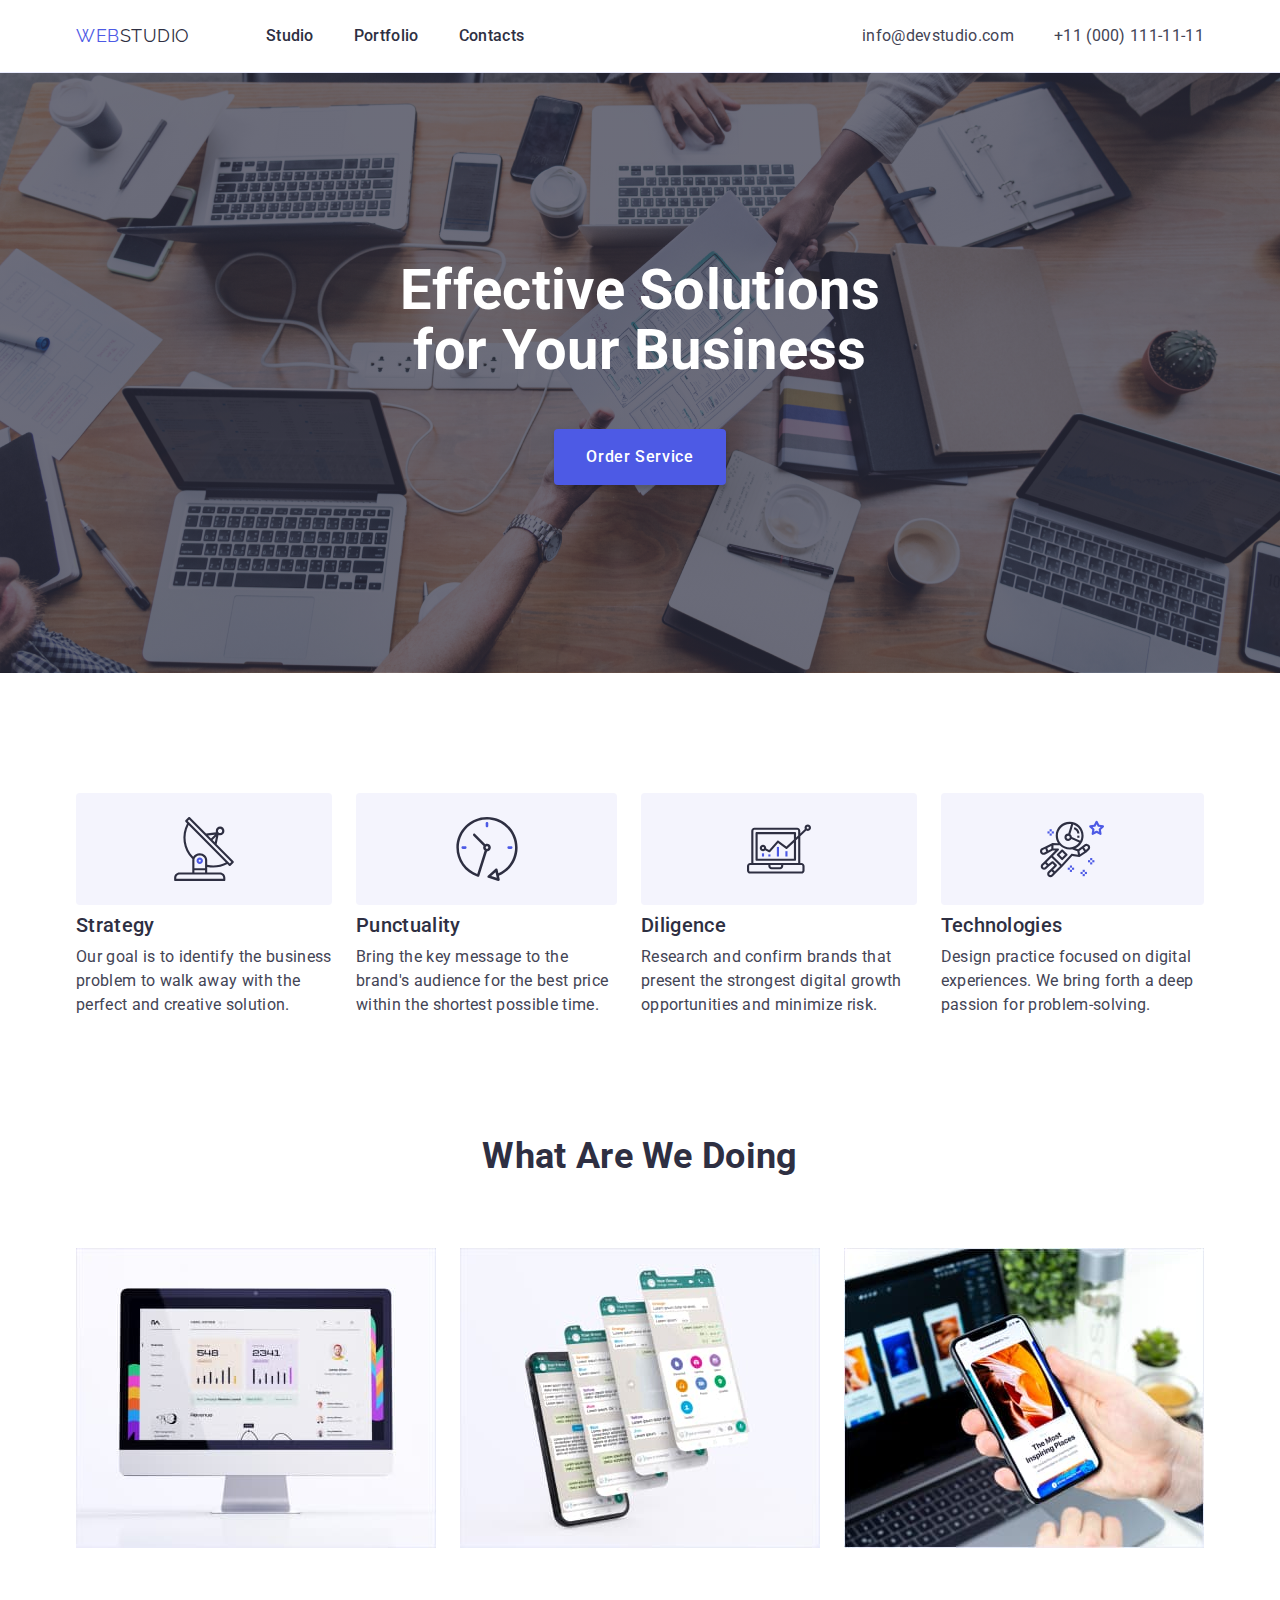
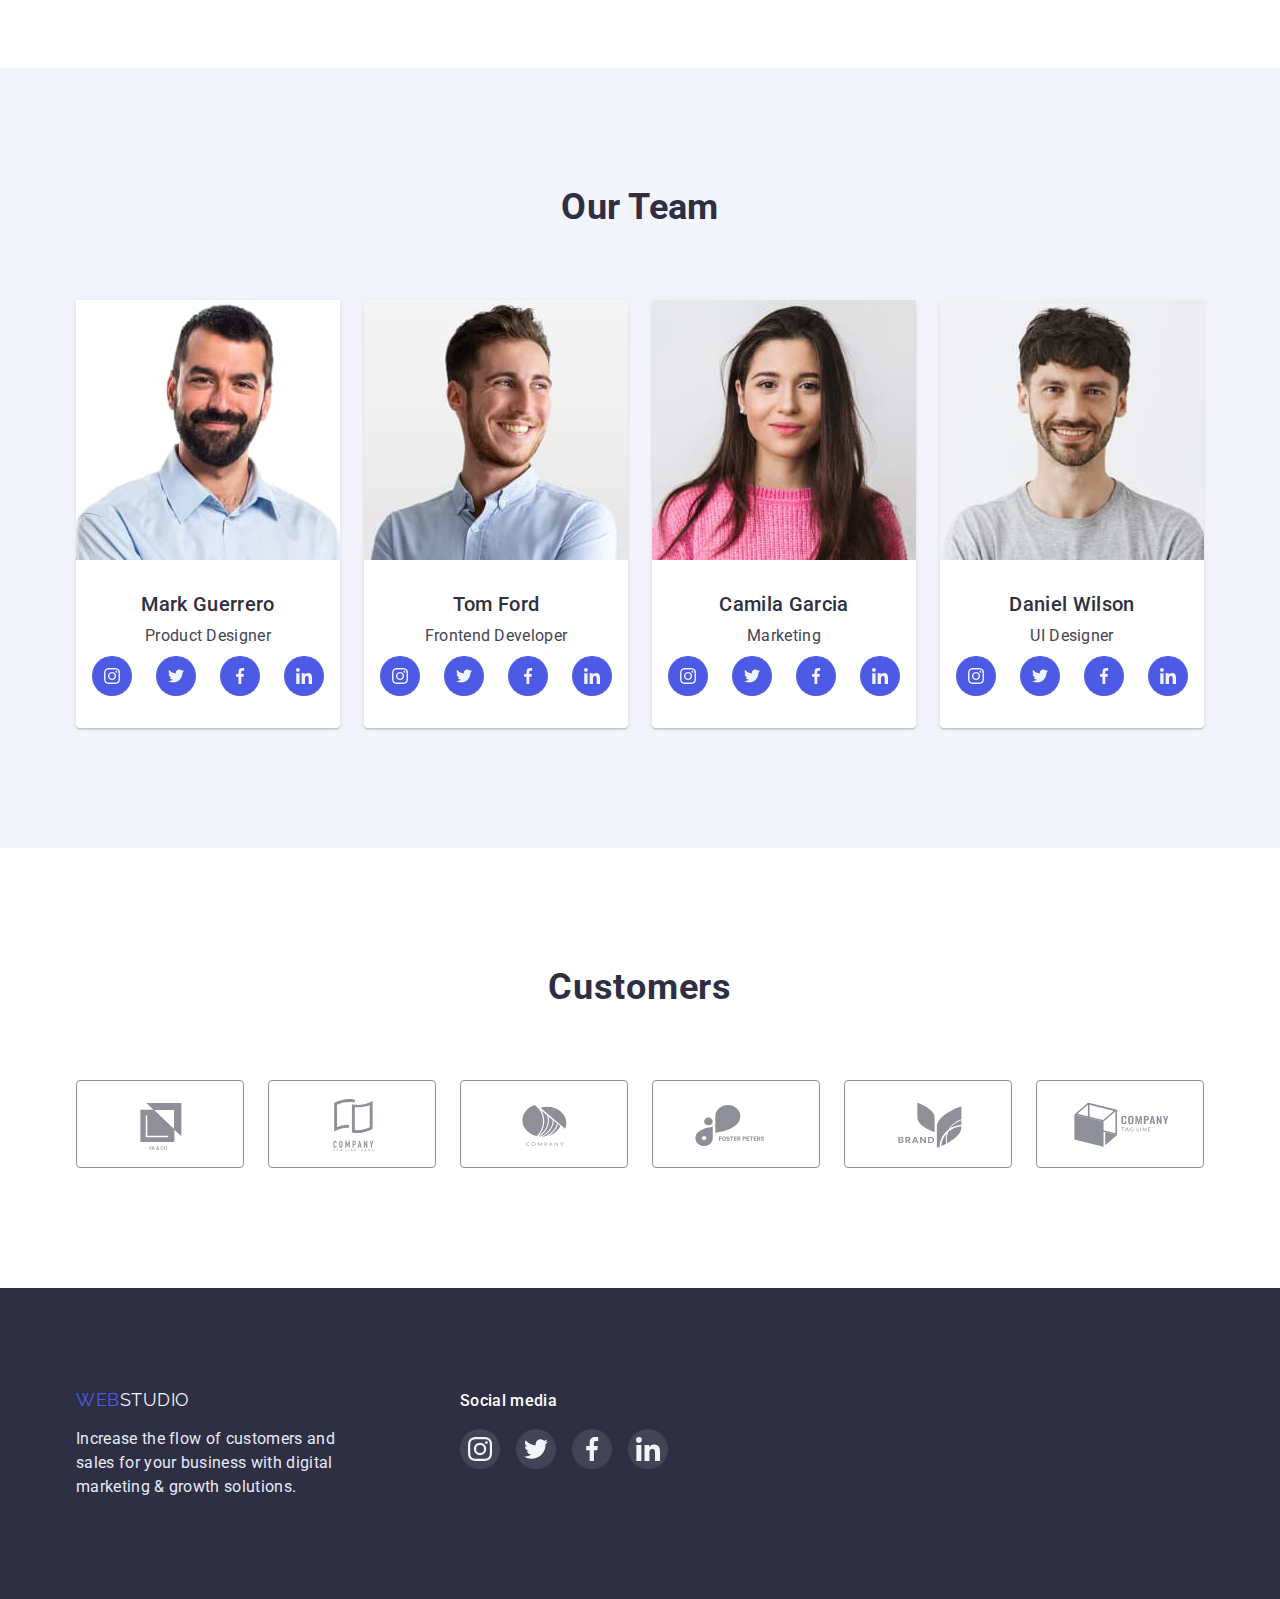
<file: index.html>
<!DOCTYPE html>
<html lang="en">
  <head>
    <meta charset="UTF-8" />
    <meta http-equiv="X-UA-Compatible" content="IE=edge" />
    <meta name="viewport" content="width=device-width, initial-scale=1.0" />
    <title>Document</title>
    <link rel="preconnect" href="https://fonts.googleapis.com" />
    <link rel="preconnect" href="https://fonts.gstatic.com" crossorigin />
    <link
      href="https://fonts.googleapis.com/css2?family=Raleway:wght@800&family=Roboto:wght@400;500;700;900&display=swap"
      rel="stylesheet"
    />
    <link
      rel="stylesheet"
      href="https://cdn.jsdelivr.net/npm/modern-normalize@1.1.0/modern-normalize.min.css"
    />
    <link rel="stylesheet" href="./css/styles.css" />
  </head>
  <body>
    <!-- Шапка сайту -->
    <header class="header">
      <div class="container header-box">
        <!-- Навігація -->
        <nav class="navigation">
          <a href="./index.html" class="logo"
            >Web<span class="logo-header">Studio</span></a
          >
          <ul class="menu list">
            <li class="menu-item">
              <a href="./index.html" class="menu-link">Studio</a>
            </li>
            <li class="menu-item">
              <a href="./portfolio.html" class="menu-link">Portfolio</a>
            </li>
            <li class="menu-item">
              <a href="#" class="menu-link">Contacts</a>
            </li>
          </ul>
        </nav>
        <!-- Контакти -->
        <address class="contacts-box">
          <ul class="contacts list">
            <li class="contacts-item">
              <a href="mailto:info@devstudio.com" class="contacts-link"
                >info@devstudio.com</a
              >
            </li>
            <li class="contacts-item">
              <a href="tel:+110001111111" class="contacts-link"
                >+11 (000) 111-11-11</a
              >
            </li>
          </ul>
        </address>
      </div>
    </header>
    <main>
      <!-- Hero -->
      <section class="hero">
        <div class="container">
          <h1 class="hero-title">Effective Solutions for Your Business</h1>
          <button type="button" class="button hero-btn">Order Service</button>
        </div>
      </section>
      <!-- Features -->
      <section class="section features">
        <div class="container">
          <h2 class="section-title visually-hidden">Our Features</h2>
          <ul class="features-list list">
            <li class="features-list-item icon-antenna">
              <h3 class="features-list-title">Strategy</h3>
              <p class="features-list-text">
                Our goal is to identify the business problem to walk away with
                the perfect and creative solution.
              </p>
            </li>
            <li class="features-list-item icon-clock">
              <h3 class="features-list-title">Punctuality</h3>
              <p class="features-list-text">
                Bring the key message to the brand's audience for the best price
                within the shortest possible time.
              </p>
            </li>
            <li class="features-list-item icon-diagram">
              <h3 class="features-list-title">Diligence</h3>
              <p class="features-list-text">
                Research and confirm brands that present the strongest digital
                growth opportunities and minimize risk.
              </p>
            </li>
            <li class="features-list-item icon-astronaut">
              <h3 class="features-list-title">Technologies</h3>
              <p class="features-list-text">
                Design practice focused on digital experiences. We bring forth a
                deep passion for problem-solving.
              </p>
            </li>
          </ul>
        </div>
      </section>
      <!-- Робота -->
      <section class="section work">
        <div class="container">
          <h2 class="section-title">What are we doing</h2>
          <ul class="work-list list">
            <li class="work-list-item">
              <img
                src="./images/monitor.jpg"
                alt="monitor"
                width="360"
                height="300"
              />
            </li>
            <li class="work-list-item">
              <img
                src="./images/telephone.jpg"
                alt="cellphone"
                width="360"
                height="300"
              />
            </li>
            <li class="work-list-item">
              <img
                src="./images/application.jpg"
                alt="laptop and cellphone"
                width="360"
                height="300"
              />
            </li>
          </ul>
        </div>
      </section>
      <!-- Our Team -->
      <section class="section team">
        <div class="container">
          <h2 class="section-title">Our Team</h2>
          <ul class="team-list list">
            <li class="team-list-item">
              <img
                src="./images/MarkGuerrero.jpg"
                alt="middle-aged man with beard"
                width="264"
                height="260"
              />
              <div class="team-desc">
                <h3 class="team-list-title">Mark Guerrero</h3>
                <p class="team-list-text">Product Designer</p>
                <!-- SOCLINK -->
                <ul class="team-soc-list list">
                  <li class="team-soc-item">
                    <a href="" class="team-soc-link link"
                      ><svg width="16" height="16" class="team-soc-icon">
                        <use
                          href="./images/svg-icons/icons.svg#icon-instagram"
                        ></use>
                      </svg>
                    </a>
                  </li>
                  <li class="team-soc-item">
                    <a href="" class="team-soc-link link"
                      ><svg width="16" height="16" class="team-soc-icon">
                        <use
                          href="./images/svg-icons/icons.svg#icon-twitter"
                        ></use>
                      </svg>
                    </a>
                  </li>
                  <li class="team-soc-item">
                    <a href="" class="team-soc-link link"
                      ><svg width="16" height="16" class="team-soc-icon">
                        <use
                          href="./images/svg-icons/icons.svg#icon-facebook"
                        ></use>
                      </svg>
                    </a>
                  </li>
                  <li class="team-soc-item">
                    <a href="" class="team-soc-link link"
                      ><svg width="16" height="16" class="team-soc-icon">
                        <use
                          href="./images/svg-icons/icons.svg#icon-linkedin"
                        ></use>
                      </svg>
                    </a>
                  </li>
                </ul>
              </div>
            </li>
            <li class="team-list-item">
              <img
                src="./images/TomFord.jpg"
                alt="young smiling man in shirt"
                width="264"
                height="260"
              />
              <div class="team-desc">
                <h3 class="team-list-title">Tom Ford</h3>
                <p class="team-list-text">Frontend Developer</p>
                <!-- SOCLINK -->
                <ul class="team-soc-list list">
                  <li class="team-soc-item">
                    <a href="" class="team-soc-link link"
                      ><svg width="16" height="16" class="team-soc-icon">
                        <use
                          href="./images/svg-icons/icons.svg#icon-instagram"
                        ></use>
                      </svg>
                    </a>
                  </li>
                  <li class="team-soc-item">
                    <a href="" class="team-soc-link link"
                      ><svg width="16" height="16" class="team-soc-icon">
                        <use
                          href="./images/svg-icons/icons.svg#icon-twitter"
                        ></use>
                      </svg>
                    </a>
                  </li>
                  <li class="team-soc-item">
                    <a href="" class="team-soc-link link"
                      ><svg width="16" height="16" class="team-soc-icon">
                        <use
                          href="./images/svg-icons/icons.svg#icon-facebook"
                        ></use>
                      </svg>
                    </a>
                  </li>
                  <li class="team-soc-item">
                    <a href="" class="team-soc-link link"
                      ><svg width="16" height="16" class="team-soc-icon">
                        <use
                          href="./images/svg-icons/icons.svg#icon-linkedin"
                        ></use>
                      </svg>
                    </a>
                  </li>
                </ul>
              </div>
            </li>
            <li class="team-list-item">
              <img
                src="./images/CamilaGarcia.jpg"
                alt="young girl in a pink sweater"
                width="264"
                height="260"
              />
              <div class="team-desc">
                <h3 class="team-list-title">Camila Garcia</h3>
                <p class="team-list-text">Marketing</p>
                <!-- SOCLINK -->
                <ul class="team-soc-list list">
                  <li class="team-soc-item">
                    <a href="" class="team-soc-link link"
                      ><svg width="16" height="16" class="team-soc-icon">
                        <use
                          href="./images/svg-icons/icons.svg#icon-instagram"
                        ></use>
                      </svg>
                    </a>
                  </li>
                  <li class="team-soc-item">
                    <a href="" class="team-soc-link link"
                      ><svg width="16" height="16" class="team-soc-icon">
                        <use
                          href="./images/svg-icons/icons.svg#icon-twitter"
                        ></use>
                      </svg>
                    </a>
                  </li>
                  <li class="team-soc-item">
                    <a href="" class="team-soc-link link"
                      ><svg width="16" height="16" class="team-soc-icon">
                        <use
                          href="./images/svg-icons/icons.svg#icon-facebook"
                        ></use>
                      </svg>
                    </a>
                  </li>
                  <li class="team-soc-item">
                    <a href="" class="team-soc-link link"
                      ><svg width="16" height="16" class="team-soc-icon">
                        <use
                          href="./images/svg-icons/icons.svg#icon-linkedin"
                        ></use>
                      </svg>
                    </a>
                  </li>
                </ul>
              </div>
            </li>
            <li class="team-list-item">
              <img
                src="./images/DanielWilson.jpg"
                alt="young smiling man in t-shirt"
                width="264"
                height="260"
              />
              <div class="team-desc">
                <h3 class="team-list-title">Daniel Wilson</h3>
                <p class="team-list-text">UI Designer</p>
                <!-- SOCLINK -->
                <ul class="team-soc-list list">
                  <li class="team-soc-item">
                    <a href="" class="team-soc-link link"
                      ><svg width="16" height="16" class="team-soc-icon">
                        <use
                          href="./images/svg-icons/icons.svg#icon-instagram"
                        ></use>
                      </svg>
                    </a>
                  </li>
                  <li class="team-soc-item">
                    <a href="" class="team-soc-link link"
                      ><svg width="16" height="16" class="team-soc-icon">
                        <use
                          href="./images/svg-icons/icons.svg#icon-twitter"
                        ></use>
                      </svg>
                    </a>
                  </li>
                  <li class="team-soc-item">
                    <a href="" class="team-soc-link link"
                      ><svg width="16" height="16" class="team-soc-icon">
                        <use
                          href="./images/svg-icons/icons.svg#icon-facebook"
                        ></use>
                      </svg>
                    </a>
                  </li>
                  <li class="team-soc-item">
                    <a href="" class="team-soc-link link"
                      ><svg width="16" height="16" class="team-soc-icon">
                        <use
                          href="./images/svg-icons/icons.svg#icon-linkedin"
                        ></use>
                      </svg>
                    </a>
                  </li>
                </ul>
              </div>
            </li>
          </ul>
        </div>
      </section>
      <!-- Section Customers -->
      <section class="section customers">
        <div class="container">
          <h2 class="section-title">Customers</h2>

          <ul class="customers-list list">
            <li class="customers-item">
              <a href="" class="customers-link link"
                ><svg width="104" height="56" class="customers-icon">
                  <use href="./images/svg-icons/icons.svg#icon-yaco"></use>
                </svg>
              </a>
            </li>
            <li class="customers-item">
              <a href="" class="customers-link link"
                ><svg width="104" height="56" class="customers-icon">
                  <use
                    href="./images/svg-icons/icons.svg#icon-company-tagline-here"
                  ></use>
                </svg>
              </a>
            </li>
            <li class="customers-item">
              <a href="" class="customers-link link"
                ><svg width="104" height="56" class="customers-icon">
                  <use href="./images/svg-icons/icons.svg#icon-company"></use>
                </svg>
              </a>
            </li>
            <li class="customers-item">
              <a href="" class="customers-link link"
                ><svg width="104" height="56" class="customers-icon">
                  <use
                    href="./images/svg-icons/icons.svg#icon-foster-peters"
                  ></use>
                </svg>
              </a>
            </li>
            <li class="customers-item">
              <a href="" class="customers-link link"
                ><svg width="104" height="56" class="customers-icon">
                  <use href="./images/svg-icons/icons.svg#icon-brand"></use>
                </svg>
              </a>
            </li>
            <li class="customers-item">
              <a href="" class="customers-link link"
                ><svg width="104" height="56" class="customers-icon">
                  <use
                    href="./images/svg-icons/icons.svg#icon-company-tagline"
                  ></use>
                </svg>
              </a>
            </li>
          </ul>
        </div>
      </section>
    </main>
    <!-- Footer-->
    <footer class="footer">
      <div class="container footer-box">
        <div class="footer-desc">
          <a href="./index.html" class="logo"
            >Web<span class="logo-footer">Studio</span></a
          >
          <p class="footer-text">
            Increase the flow of customers and sales for your business with
            digital marketing & growth solutions.
          </p>
        </div>
        <!-- social -->
        <div class="social-links">
          <h4 class="social-list-title">Social media</h4>
          <ul class="social-list list">
            <li class="social-list-item">
              <a class="social-list-link" href="#" aria-label="instagram">
                <svg class="social-list-icon" width="24" height="24">
                  <use
                    href="./images/svg-icons/icons.svg#icon-footer-instagram"
                  ></use>
                </svg>
              </a>
            </li>
            <li class="social-list-item">
              <a class="social-list-link" href="#" aria-label="twitter">
                <svg class="social-list-icon" width="24" height="24">
                  <use
                    href="./images/svg-icons/icons.svg#icon-footer-twitter"
                  ></use>
                </svg>
              </a>
            </li>
            <li class="social-list-item">
              <a class="social-list-link" href="#" aria-label="facebook">
                <svg class="social-list-icon" width="24" height="24">
                  <use
                    href="./images/svg-icons/icons.svg#icon-footer-facebook"
                  ></use>
                </svg>
              </a>
            </li>
            <li class="social-list-item">
              <a class="social-list-link" href="#" aria-label="linkedin">
                <svg class="social-list-icon" width="24" height="24">
                  <use
                    href="./images/svg-icons/icons.svg#icon-footer-linkedin"
                  ></use>
                </svg>
              </a>
            </li>
          </ul>
        </div>
      </div>
    </footer>
  </body>
</html>
</file>
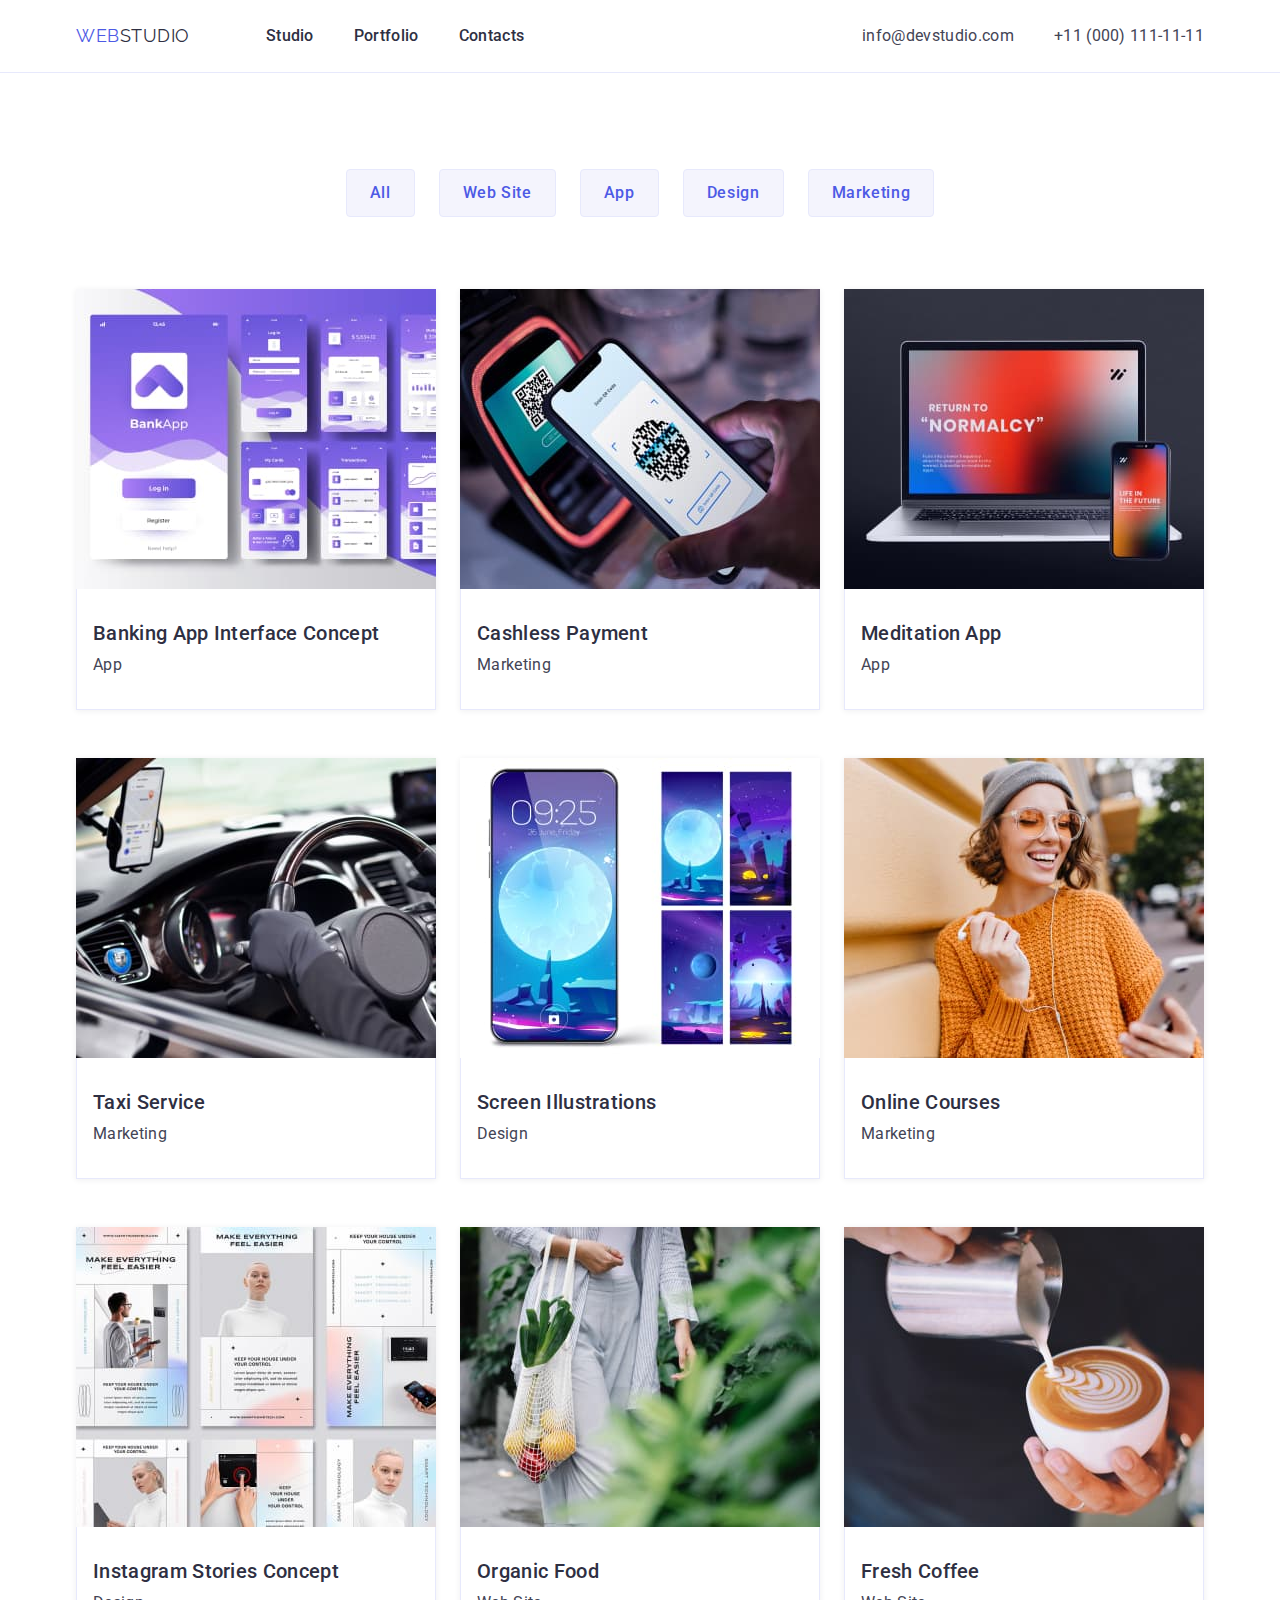
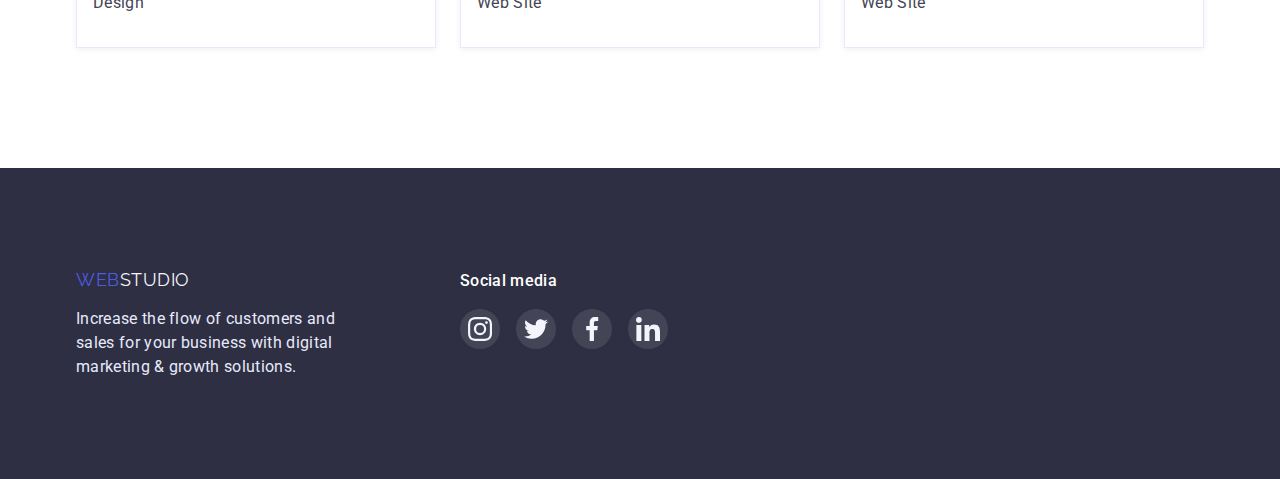
<file: portfolio.html>
<!DOCTYPE html>
<html lang="en">
  <head>
    <meta charset="UTF-8" />
    <meta http-equiv="X-UA-Compatible" content="IE=edge" />
    <meta name="viewport" content="width=device-width, initial-scale=1.0" />
    <title>Document</title>
    <link rel="preconnect" href="https://fonts.googleapis.com" />
    <link rel="preconnect" href="https://fonts.gstatic.com" crossorigin />
    <link
      href="https://fonts.googleapis.com/css2?family=Raleway:wght@800&family=Roboto:wght@400;500;700;900&display=swap"
      rel="stylesheet"
    />
    <link
      rel="stylesheet"
      href="https://cdn.jsdelivr.net/npm/modern-normalize@1.1.0/modern-normalize.min.css"
    />
    <link rel="stylesheet" href="./css/styles.css" />
  </head>
  <body>
    <!-- Шапка сайту -->
    <header class="header">
      <div class="container header-box">
        <!-- Навігація -->
        <nav class="navigation">
          <a href="./index.html" class="logo"
            >Web<span class="logo-header">Studio</span></a
          >
          <ul class="menu list">
            <li class="menu-item">
              <a href="./index.html" class="menu-link">Studio</a>
            </li>
            <li class="menu-item">
              <a href="./portfolio.html" class="menu-link">Portfolio</a>
            </li>
            <li class="menu-item">
              <a href="#" class="menu-link">Contacts</a>
            </li>
          </ul>
        </nav>
        <!-- Контакти -->
        <address class="contacts-box">
          <ul class="contacts list">
            <li class="contacts-item">
              <a href="mailto:info@devstudio.com" class="contacts-link"
                >info@devstudio.com</a
              >
            </li>
            <li class="contacts-item">
              <a href="tel:+110001111111" class="contacts-link"
                >+11 (000) 111-11-11</a
              >
            </li>
          </ul>
        </address>
      </div>
    </header>
    <main>
      <!--Portfolio-->
      <section class="section portfolio">
        <div class="container">
          <h1 class="portfolio-title visually-hidden">Portfolio</h1>
          <!-- Кнопки -->
          <ul class="filter list">
            <li class="filter-item">
              <button type="button" class="button filter-btn">All</button>
            </li>
            <li class="filter-item">
              <button type="button" class="button filter-btn">Web Site</button>
            </li>
            <li class="filter-item">
              <button type="button" class="button filter-btn">App</button>
            </li>
            <li class="filter-item">
              <button type="button" class="button filter-btn">Design</button>
            </li>
            <li class="filter-item">
              <button type="button" class="button filter-btn">Marketing</button>
            </li>
          </ul>
          <!-- Portfolio list -->
          <ul class="portfolio-list list">
            <li class="portfolio-list-item">
              <a class="portfolio-item link" href="">
                <img
                  src="./images/portfolio_img/bank.jpg"
                  alt="Banking App"
                  width="360"
                  height="300"
                />
                <div class="wrapper">
                  <h2 class="portfolio-list-title">
                    Banking App Interface Concept
                  </h2>
                  <p class="portfolio-list-text">App</p>
                </div>
              </a>
            </li>
            <li class="portfolio-list-item">
              <a class="portfolio-item link" href="">
                <img
                  src="./images/portfolio_img/payment.jpg"
                  alt="mobile phone is reading QR code"
                  width="360"
                  height="300"
                />
                <div class="wrapper">
                  <h2 class="portfolio-list-title">Cashless Payment</h2>
                  <p class="portfolio-list-text">Marketing</p>
                </div>
              </a>
            </li>
            <li class="portfolio-list-item">
              <a class="portfolio-item link" href="">
                <img
                  src="./images/portfolio_img/app.jpg"
                  alt="laptop and cellphone"
                  width="360"
                  height="300"
                />
                <div class="wrapper">
                  <h2 class="portfolio-list-title">Meditation App</h2>
                  <p class="portfolio-list-text">App</p>
                </div>
              </a>
            </li>
            <li class="portfolio-list-item">
              <a class="portfolio-item link" href="">
                <img
                  src="./images/portfolio_img/taxi.jpg"
                  alt="a person driving a car"
                  width="360"
                  height="300"
                />
                <div class="wrapper">
                  <h2 class="portfolio-list-title">Taxi Service</h2>
                  <p class="portfolio-list-text">Marketing</p>
                </div>
              </a>
            </li>
            <li class="portfolio-list-item">
              <a class="portfolio-item link" href="">
                <img
                  src="./images/portfolio_img/screen.jpg"
                  alt="Screen Illustrations"
                  width="360"
                  height="300"
                />
                <div class="wrapper">
                  <h2 class="portfolio-list-title">Screen Illustrations</h2>
                  <p class="portfolio-list-text">Design</p>
                </div>
              </a>
            </li>
            <li class="portfolio-list-item">
              <a class="portfolio-item link" href="">
                <img
                  src="./images/portfolio_img/online.jpg"
                  alt="smiling girl looks at the sellphone"
                  width="360"
                  height="300"
                />
                <div class="wrapper">
                  <h2 class="portfolio-list-title">Online Courses</h2>
                  <p class="portfolio-list-text">Marketing</p>
                </div>
              </a>
            </li>
            <li class="portfolio-list-item">
              <a class="portfolio-item link" href="">
                <img
                  src="./images/portfolio_img/insta.jpg"
                  alt="smart home technology"
                  width="360"
                  height="300"
                />
                <div class="wrapper">
                  <h2 class="portfolio-list-title">
                    Instagram Stories Concept
                  </h2>
                  <p class="portfolio-list-text">Design</p>
                </div>
              </a>
            </li>
            <li class="portfolio-list-item">
              <a class="portfolio-item link" href="">
                <img
                  src="./images/portfolio_img/food.jpg"
                  alt="a woman carries a bag of vegetables"
                  width="360"
                  height="300"
                />
                <div class="wrapper">
                  <h2 class="portfolio-list-title">Organic Food</h2>
                  <p class="portfolio-list-text">Web Site</p>
                </div>
              </a>
            </li>
            <li class="portfolio-list-item">
              <a class="portfolio-item link" href="">
                <img
                  src="./images/portfolio_img/coffee.jpg"
                  alt="the man pours milk into the coffee"
                  width="360"
                  height="300"
                />
                <div class="wrapper">
                  <h2 class="portfolio-list-title">Fresh Coffee</h2>
                  <p class="portfolio-list-text">Web Site</p>
                </div>
              </a>
            </li>
          </ul>
        </div>
      </section>
    </main>
    <!-- Footer-->
    <footer class="footer">
      <div class="container footer-box">
        <div class="footer-desc">
          <a href="./index.html" class="logo"
            >Web<span class="logo-footer">Studio</span></a
          >
          <p class="footer-text">
            Increase the flow of customers and sales for your business with
            digital marketing & growth solutions.
          </p>
        </div>
        <!-- social -->
        <div class="social-links">
          <h4 class="social-list-title">Social media</h4>
          <ul class="social-list list">
            <li class="social-list-item">
              <a class="social-list-link" href="#" aria-label="instagram">
                <svg class="social-list-icon" width="24" height="24">
                  <use
                    href="./images/svg-icons/icons.svg#icon-footer-instagram"
                  ></use>
                </svg>
              </a>
            </li>
            <li class="social-list-item">
              <a class="social-list-link" href="#" aria-label="twitter">
                <svg class="social-list-icon" width="24" height="24">
                  <use
                    href="./images/svg-icons/icons.svg#icon-footer-twitter"
                  ></use>
                </svg>
              </a>
            </li>
            <li class="social-list-item">
              <a class="social-list-link" href="#" aria-label="facebook">
                <svg class="social-list-icon" width="24" height="24">
                  <use
                    href="./images/svg-icons/icons.svg#icon-footer-facebook"
                  ></use>
                </svg>
              </a>
            </li>
            <li class="social-list-item">
              <a class="social-list-link" href="#" aria-label="linkedin">
                <svg class="social-list-icon" width="24" height="24">
                  <use
                    href="./images/svg-icons/icons.svg#icon-footer-linkedin"
                  ></use>
                </svg>
              </a>
            </li>
          </ul>
        </div>
      </div>
    </footer>
  </body>
</html>
</file>
<file: css/styles.css>
:root {
  --primary-text-color: #434455;
  --title-color: #2e2f42;
  --accent-color: #4d5ae5;
  --white-color: #ffffff;
  --color-cloud: #f4f4fd;
  --color-cornflower: #e7e9fc;
  --hover-color: #404bbf;
  --company-logo-color: #8e8f99;
}

body {
  background-color: var(--white-color);
  color: var(--primary-text-color);
  font-family: "Roboto", sans-serif;
  letter-spacing: 0.02em;
}

h1,
h2,
h3,
h4,
h5,
h6,
p {
  margin-top: 0;
  margin-bottom: 0;
}

ul {
  margin-top: 0;
  margin-bottom: 0;
  padding-left: 0;
}

img {
  max-width: 100%;
  height: auto;
  display: block;
}

.list {
  list-style: none;
}

/*========================Components========================*/

.visually-hidden {
  position: absolute;
  width: 1px;
  height: 1px;
  margin: -1px;
  border: 0;
  padding: 0;

  white-space: nowrap;
  clip-path: inset(100%);
  clip: rect(0 0 0 0);
  overflow: hidden;
}

.container {
  width: 1158px;
  padding: 0 15px;
  margin-left: auto;
  margin-right: auto;
}

.menu-link.current {
  color: var(--hover-color);
  position: relative;
}

.menu-item:not(:last-child),
.contacts-item:not(:last-child) {
  margin-right: 40px;
}

.button {
  font-weight: 500;
  font-size: 16px;
  line-height: 1.5;
  letter-spacing: 0.04em;
  border-radius: 4px;
  cursor: pointer;
}

.logo {
  color: var(--accent-color);
  font-family: "Raleway", sans-serif;
  font-size: 18px;
  line-height: 1.3;
  letter-spacing: 0.03em;
  text-decoration: none;
  text-transform: uppercase;
}

.menu-link,
.contacts-link {
  display: block;
  padding-top: 24px;
  padding-bottom: 24px;

  text-decoration: none;
  line-height: 1.5;
}

.section {
  padding-top: 120px;
  padding-bottom: 120px;
}

.section-title {
  margin-bottom: 72px;

  color: var(--title-color);
  font-size: 36px;
  line-height: 1.1;
  text-align: center;
  text-transform: capitalize;
}

.features-list,
.work-list,
.team-list {
  display: flex;
  gap: 24px;
}

.features-list-title,
.team-list-title,
.portfolio-list-title {
  color: var(--title-color);
  font-weight: 500;
  font-size: 20px;
  line-height: 1.2;
}

.team-list-title,
.portfolio-list-title,
.features-list-title {
  margin-bottom: 8px;
}

.features-list-text,
.team-list-text,
.portfolio-list-text {
  line-height: 1.5;
}

/*========================Header========================*/

.header {
  border-bottom: 1px solid var(--color-cornflower);
}

.header-box {
  display: flex;
}

.logo-header {
  color: var(--title-color);
}

/*========================Menu========================*/
.navigation {
  display: flex;
  align-items: center;
}

.menu {
  display: flex;
  margin-left: 76px;
}

.menu-link {
  color: var(--title-color);
  font-weight: 500;
}

.menu-link:hover,
.menu-link:focus {
  color: var(--hover-color);
}

/* Contacts */

.contacts-box {
  margin-left: auto;
}

.contacts {
  display: flex;
}

.contacts-link {
  color: var(--primary-text-color);
  font-style: normal;
}

.contacts-link:hover,
.contacts-link:focus {
  color: var(--hover-color);
}

/*========================Hero========================*/
.hero {
  padding-top: 188px;
  padding-bottom: 188px;
  text-align: center;
  max-width: 1440px;
  margin: 0 auto;

  background-color: var(--title-color);
  background-image: linear-gradient(
      rgba(46, 47, 66, 0.7),
      rgba(46, 47, 66, 0.7)
    ),
    url(../images/people-office.jpg);
  background-position: center;
  background-repeat: no-repeat;
  background-size: cover;
}

.hero-title {
  width: 494px;
  margin-bottom: 48px;
  margin-left: auto;
  margin-right: auto;

  color: var(--white-color);
  font-size: 56px;
  line-height: 1.07;
}

.hero-btn {
  padding: 16px 32px;

  color: var(--white-color);
  background-color: var(--accent-color);
  border: none;
  box-shadow: 0px 4px 4px rgba(0, 0, 0, 0.15);
}

.hero-btn:hover,
.hero-btn:focus {
  background-color: var(--hover-color);
  color: var(--white-color);
}

/*========================Features========================*/

.features-list-item {
  flex-basis: calc((100%-72px) / 4);
}

.features-list-item::before {
  display: block;
  content: "";
  height: 112px;
  margin-bottom: 8px;
  border-radius: 4px;

  background-color: var(--color-cloud);
  background-position: center;
  background-repeat: no-repeat;
  background-size: contain;
}

.icon-antenna::before {
  background-image: url(../images/svg-icons/antenna.svg);
  background-size: auto;
}
.icon-clock::before {
  background-image: url(../images/svg-icons/clock.svg);
  background-size: auto;
}
.icon-diagram::before {
  background-image: url(../images/svg-icons/diagram.svg);
  background-size: auto;
}
.icon-astronaut::before {
  background-image: url(../images/svg-icons/astronaut.svg);
  background-size: auto;
}
/*========================Work========================*/

.section.work {
  padding-top: 0;
}

.work-list-item {
  flex-basis: calc((100%-48px) / 3);
}

/*========================Team========================*/

.section.team {
  background-color: var(--color-cloud);
}

.team-list-item {
  flex-basis: calc((100%-72px) / 4);
  background: var(--white-color);
  box-shadow: 0px 1px 6px rgba(46, 47, 66, 0.08),
    0px 1px 1px rgba(46, 47, 66, 0.16), 0px 2px 1px rgba(46, 47, 66, 0.08);
  border-radius: 0px 0px 4px 4px;
}

.team-desc {
  padding: 32px 0;
  text-align: center;
}
.team-list-text {
  margin-bottom: 8px;
}
.team-soc-list {
  display: flex;
  justify-content: center;
  gap: 24px;
}
.team-soc-item {
  width: 40px;
  height: 40px;
}
.team-soc-link {
  width: 100%;
  height: 100%;
  border-radius: 50%;
  background-color: var(--accent-color);
  display: flex;
  align-items: center;
  justify-content: center;
  color: var(--color-cloud);
}

.team-soc-icon {
  fill: currentColor;
}
.team-soc-link:hover,
.team-soc-link:focus {
  background-color: var(--hover-color);
}

/*========================Footer========================*/

.footer {
  padding-top: 100px;
  padding-bottom: 100px;
  background-color: var(--title-color);
}

.logo-footer {
  color: var(--color-cloud);
}

.footer-text {
  width: 264px;
  margin-top: 16px;
  color: var(--color-cornflower);
  line-height: 1.5;
}
.footer-box {
  display: flex;
  align-items: baseline;
}
.footer-desc {
  margin-right: 120px;
}
/*========================portfolio styles======================== */

.section.portfolio {
  padding-top: 96px;
}

.filter {
  display: flex;
  justify-content: center;
  margin-bottom: 72px;
}

.filter-item:not(:last-child) {
  margin-right: 24px;
}

.filter-btn {
  padding: 11px 23px;

  color: var(--accent-color);
  background-color: var(--color-cloud);
  border: 1px solid var(--color-cornflower);
}

.filter-btn:hover,
.filter-btn:focus {
  color: var(--white-color);
  background-color: var(--hover-color);
  border-color: var(--hover-color);
  box-shadow: 0px 3px 1px rgba(0, 0, 0, 0.1), 0px 2px 1px rgba(0, 0, 0, 0.08),
    0px 2px 2px rgba(0, 0, 0, 0.12);
}

.portfolio-list {
  display: flex;
  flex-wrap: wrap;
  row-gap: 48px;
  column-gap: 24px;
}

.portfolio-item {
  display: block;
  text-decoration: none;
  color: inherit;
}

.portfolio-item:hover {
  border: 1px solid var(--color-cloud);
  box-shadow: 0px 1px 6px rgba(46, 47, 66, 0.08),
    0px 1px 1px rgba(46, 47, 66, 0.16), 0px 2px 1px rgba(46, 47, 66, 0.08);
}

.portfolio-list-item {
  flex-basis: calc((100% - 48px) / 3);
  box-shadow: 0px 1px 6px rgba(46, 47, 66, 0.08);
}

.wrapper {
  padding-top: 32px;
  padding-bottom: 32px;
  padding-left: 16px;
  border: 1px solid var(--color-cornflower);
  border-top: none;
}

.wrapper:hover,
.wrapper:focus {
  border: 1px solid #f4f4fd;
  box-shadow: 0px 1px 6px rgba(46, 47, 66, 0.08),
    0px 1px 1px rgba(46, 47, 66, 0.16), 0px 2px 1px rgba(46, 47, 66, 0.08);
}

/*========================Customers======================== */

.customers {
  font-family: "Roboto";
  font-style: normal;
  font-weight: 700;
  font-size: 36px;
  line-height: 1.11;
  text-align: center;
  letter-spacing: 0.02em;
  text-transform: capitalize;
  color: var(--title-color);
}

.customers-list {
  display: flex;
  justify-content: center;
  gap: 24px;
}
.customers-link {
  display: flex;
  flex-basis: calc((100%-72px) / 6);
  border: 1px solid var(--company-logo-color);
  border-radius: 4px;
  width: 168px;
  height: 88px;
  justify-content: center;
  align-items: center;
}
.customers-icon {
  fill: var(--company-logo-color);
}

.customers-link:hover,
.customers-link:focus {
  border: 1px solid var(--hover-color);
}

.customers-link:hover .customers-icon,
.customers-link:focus .customers-icon {
  fill: var(--hover-color);
}

/* ======================================== */
.social-list-title {
  margin-bottom: 16px;

  font-weight: 500;
  line-height: calc(24 / 16);
  color: var(--white-color);
}

.social-list {
  gap: 16px;
}

.social-list-link {
  background-color: rgba(255, 255, 255, 0.1);
  transition: background-color var(--transition-dur-and-func);
}

.social-list-link:hover,
.social-list-link:focus {
  background-color: #31d0aa;
}

/* social */

.social-list {
  display: flex;
  justify-content: center;
}

.social-list-item {
  width: 40px;
  height: 40px;
}
.social-list-link {
  display: flex;
  justify-content: center;
  align-items: center;
  width: 100%;
  height: 100%;
  border-radius: 50%;
}
.social-list-icon {
  fill: var(--color-cloud);
}
</file>
